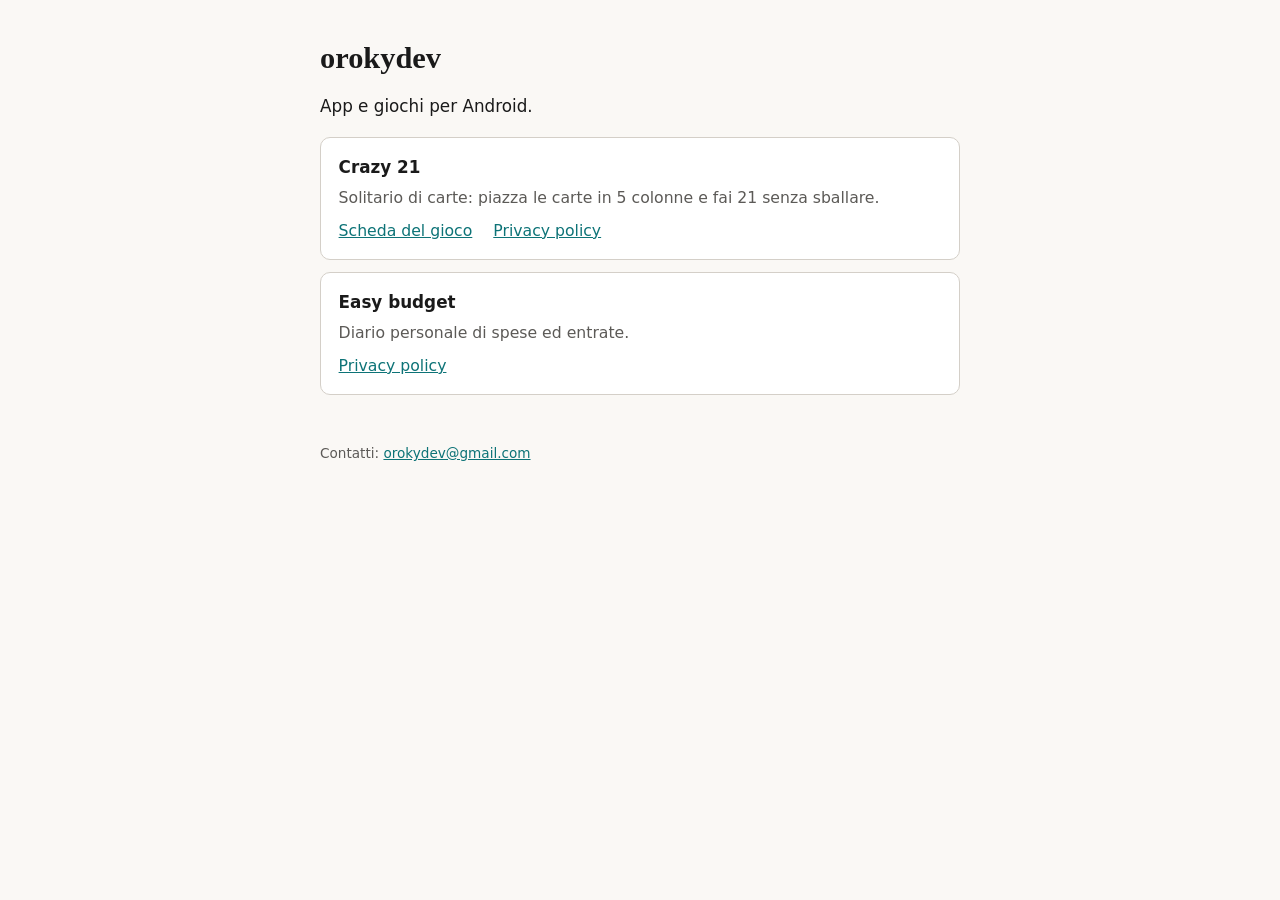
<file: index.html>
<!DOCTYPE html>
<html lang="it">
<head>
  <meta charset="utf-8" />
  <meta name="viewport" content="width=device-width, initial-scale=1" />
  <title>orokydev</title>
  <meta name="description" content="App e giochi per Android di orokydev." />
  <link rel="stylesheet" href="style.css" />
</head>
<body>
  <main>
    <h1>orokydev</h1>
    <p class="lead">App e giochi per Android.</p>

    <ul class="apps">
      <li>
        <strong>Crazy 21</strong>
        <p>Solitario di carte: piazza le carte in 5 colonne e fai 21 senza sballare.</p>
        <span class="links">
          <a href="crazy21/">Scheda del gioco</a>
          <a href="crazy21/privacy.html">Privacy policy</a>
        </span>
      </li>
      <li>
        <strong>Easy budget</strong>
        <p>Diario personale di spese ed entrate.</p>
        <span class="links">
          <a href="https://orokyale.github.io/easy-budget-privacy/">Privacy policy</a>
        </span>
      </li>
    </ul>

    <footer>Contatti: <a href="mailto:orokydev@gmail.com">orokydev@gmail.com</a></footer>
  </main>
</body>
</html>
</file>
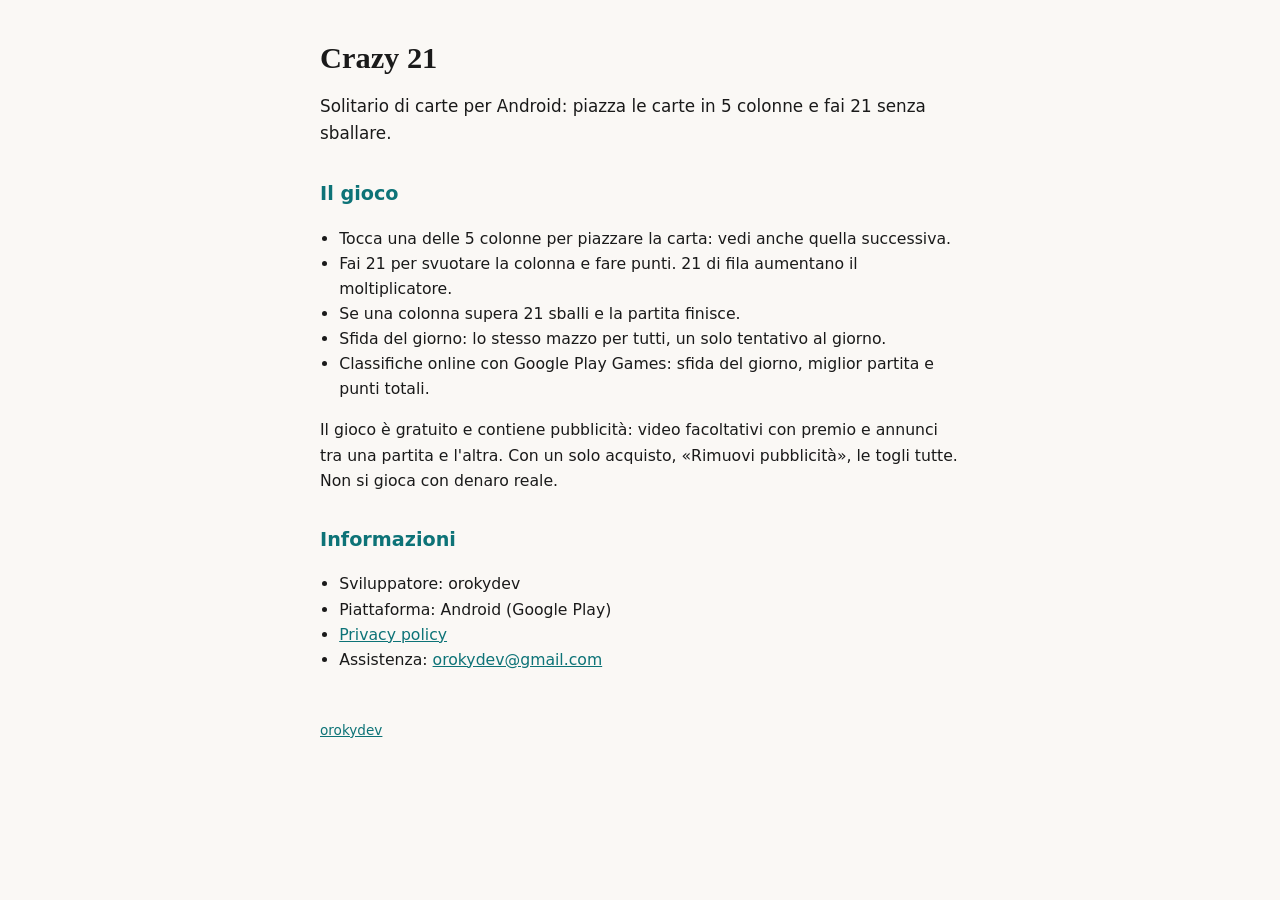
<file: crazy21/index.html>
<!DOCTYPE html>
<html lang="it">
<head>
  <meta charset="utf-8" />
  <meta name="viewport" content="width=device-width, initial-scale=1" />
  <title>Crazy 21</title>
  <meta name="description" content="Crazy 21: solitario di carte per Android. Piazza le carte in 5 colonne e fai 21 senza sballare." />
  <link rel="stylesheet" href="../style.css" />
</head>
<body>
  <main>
    <h1>Crazy 21</h1>
    <p class="lead">Solitario di carte per Android: piazza le carte in 5 colonne e fai 21 senza sballare.</p>

    <h2>Il gioco</h2>
    <ul>
      <li>Tocca una delle 5 colonne per piazzare la carta: vedi anche quella successiva.</li>
      <li>Fai 21 per svuotare la colonna e fare punti. 21 di fila aumentano il moltiplicatore.</li>
      <li>Se una colonna supera 21 sballi e la partita finisce.</li>
      <li>Sfida del giorno: lo stesso mazzo per tutti, un solo tentativo al giorno.</li>
      <li>Classifiche online con Google Play Games: sfida del giorno, miglior partita e punti totali.</li>
    </ul>
    <p>Il gioco è gratuito e contiene pubblicità: video facoltativi con premio e annunci tra una partita e l'altra. Con un solo acquisto, «Rimuovi pubblicità», le togli tutte. Non si gioca con denaro reale.</p>

    <h2>Informazioni</h2>
    <ul>
      <li>Sviluppatore: orokydev</li>
      <li>Piattaforma: Android (Google Play)</li>
      <li><a href="privacy.html">Privacy policy</a></li>
      <li>Assistenza: <a href="mailto:orokydev@gmail.com">orokydev@gmail.com</a></li>
    </ul>

    <footer><a href="../">orokydev</a></footer>
  </main>
</body>
</html>
</file>
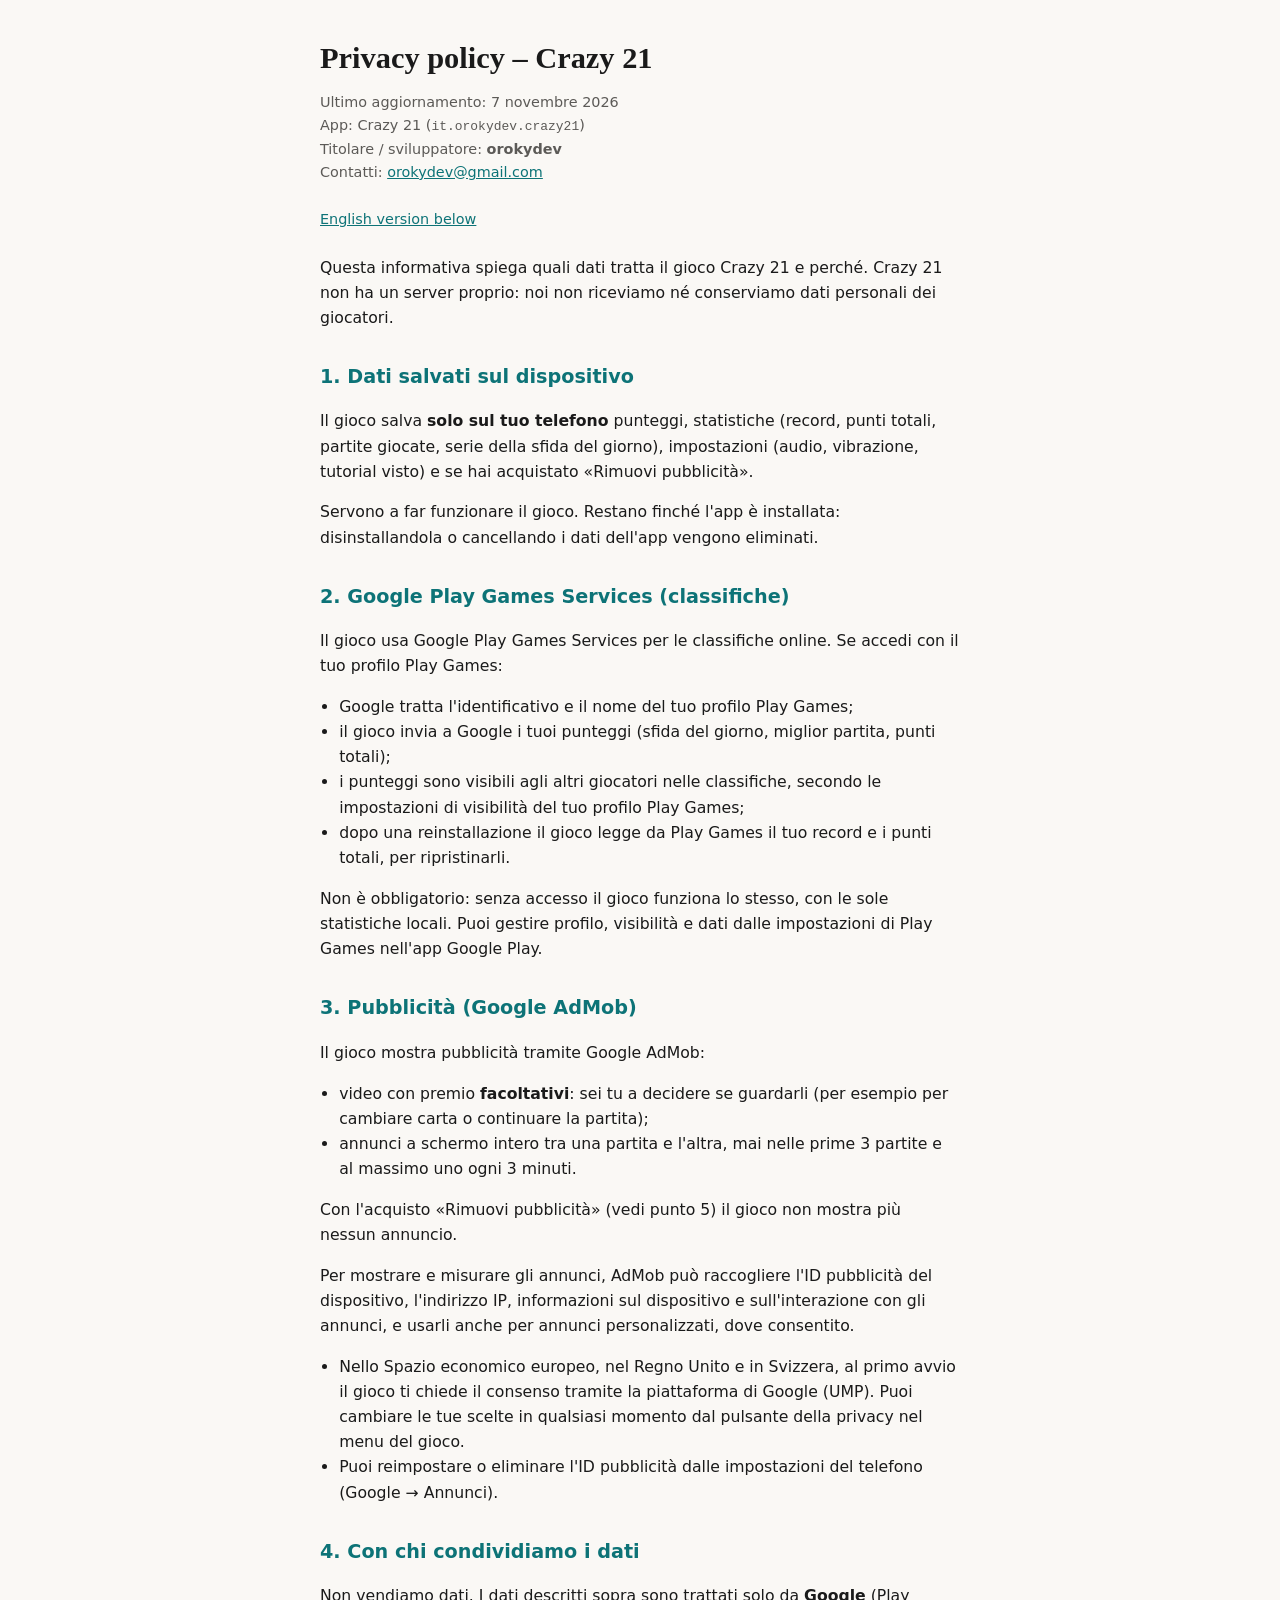
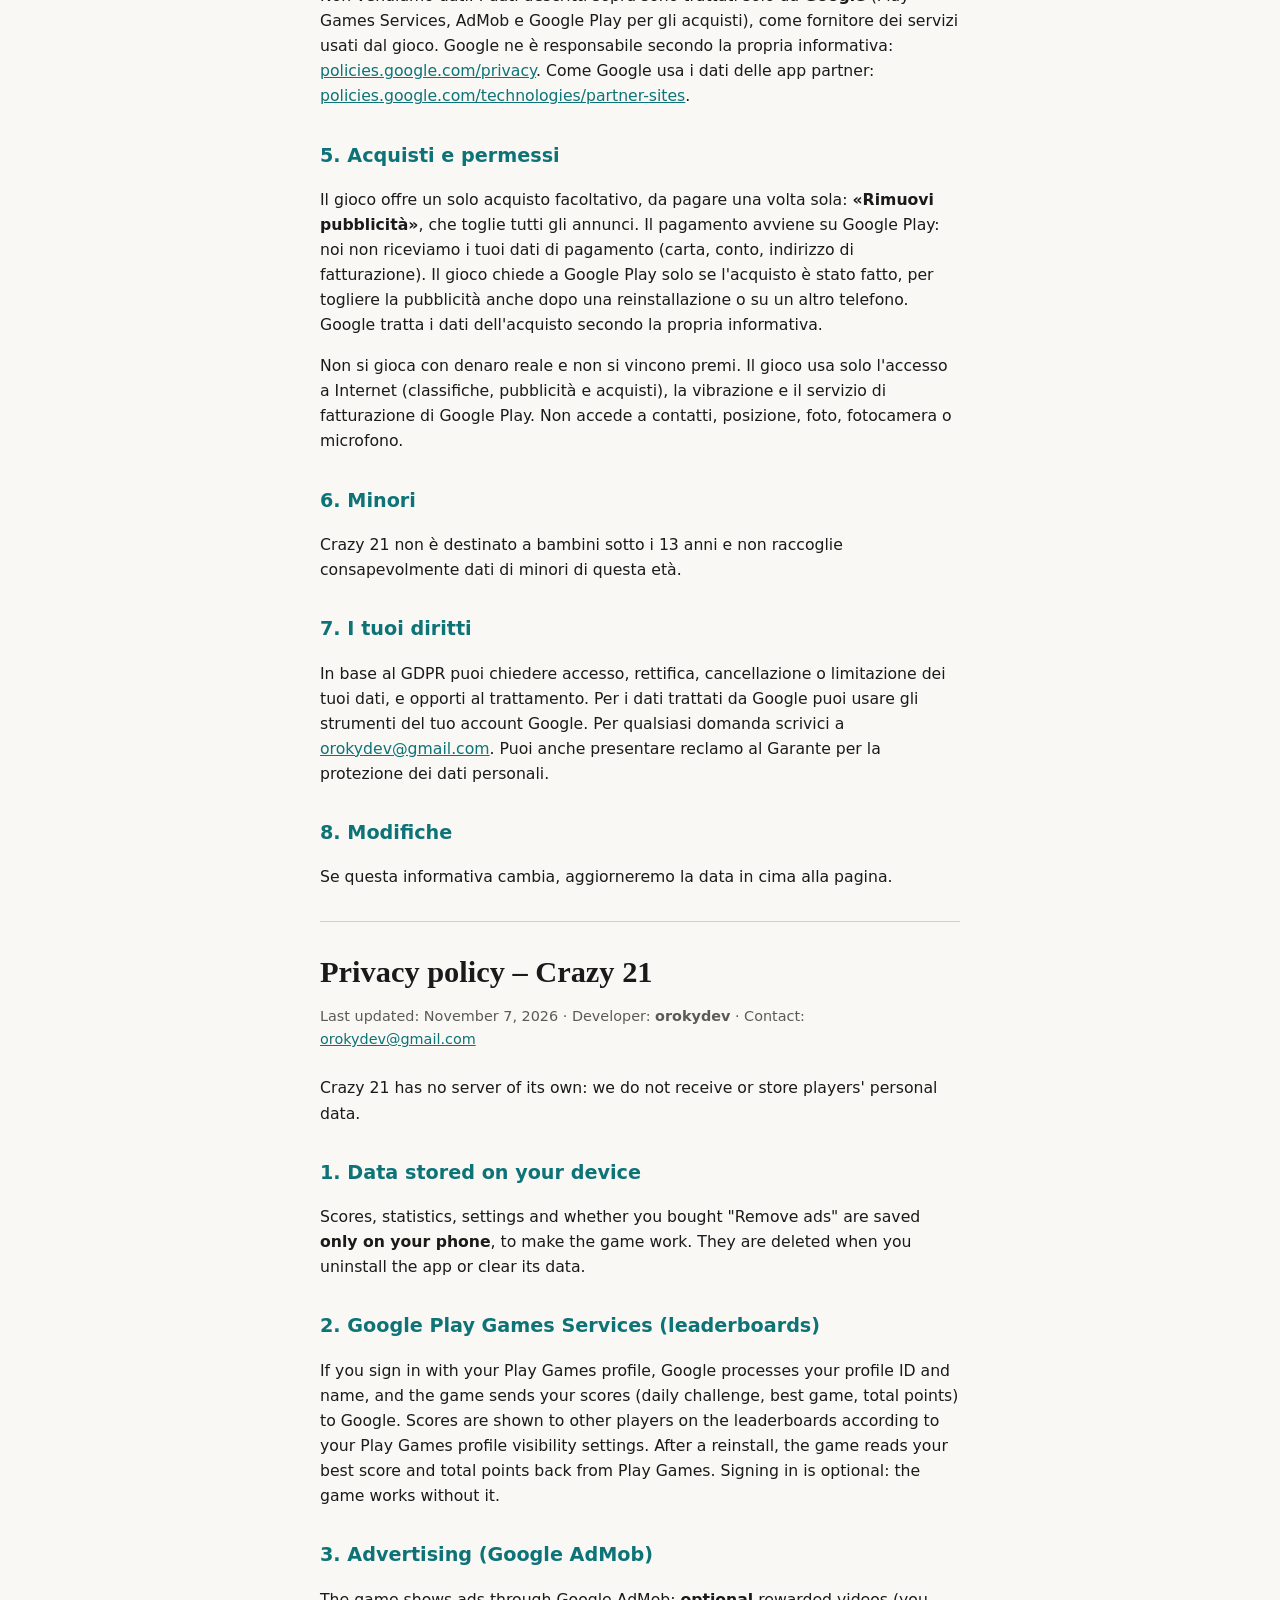
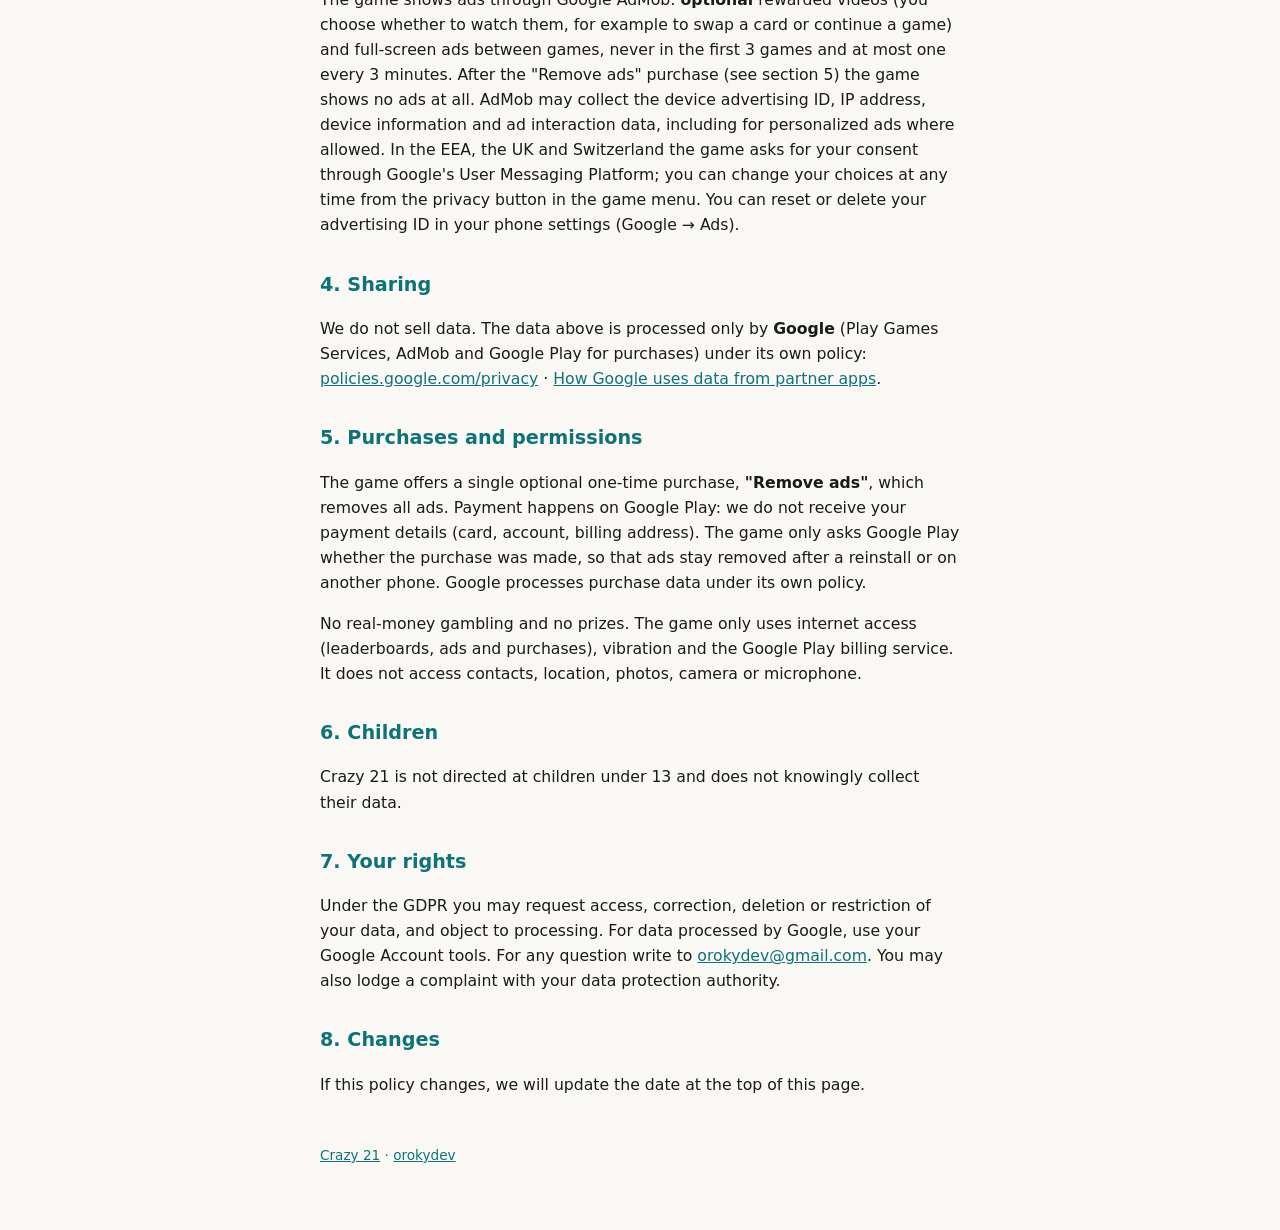
<file: crazy21/privacy.html>
<!DOCTYPE html>
<html lang="it">
<head>
  <meta charset="utf-8" />
  <meta name="viewport" content="width=device-width, initial-scale=1" />
  <title>Privacy policy – Crazy 21</title>
  <meta name="description" content="Informativa sulla privacy del gioco Crazy 21 per Android." />
  <link rel="stylesheet" href="../style.css" />
</head>
<body>
  <main>
    <h1>Privacy policy – Crazy 21</h1>
    <p class="meta">
      Ultimo aggiornamento: 7 novembre 2026<br />
      App: Crazy 21 (<code>it.orokydev.crazy21</code>)<br />
      Titolare / sviluppatore: <strong>orokydev</strong><br />
      Contatti: <a href="mailto:orokydev@gmail.com">orokydev@gmail.com</a>
    </p>
    <p class="lang"><a href="#english">English version below</a></p>

    <p>Questa informativa spiega quali dati tratta il gioco Crazy 21 e perché. Crazy 21 non ha un server proprio: noi non riceviamo né conserviamo dati personali dei giocatori.</p>

    <h2>1. Dati salvati sul dispositivo</h2>
    <p>Il gioco salva <strong>solo sul tuo telefono</strong> punteggi, statistiche (record, punti totali, partite giocate, serie della sfida del giorno), impostazioni (audio, vibrazione, tutorial visto) e se hai acquistato «Rimuovi pubblicità».</p>
    <p>Servono a far funzionare il gioco. Restano finché l'app è installata: disinstallandola o cancellando i dati dell'app vengono eliminati.</p>

    <h2>2. Google Play Games Services (classifiche)</h2>
    <p>Il gioco usa Google Play Games Services per le classifiche online. Se accedi con il tuo profilo Play Games:</p>
    <ul>
      <li>Google tratta l'identificativo e il nome del tuo profilo Play Games;</li>
      <li>il gioco invia a Google i tuoi punteggi (sfida del giorno, miglior partita, punti totali);</li>
      <li>i punteggi sono visibili agli altri giocatori nelle classifiche, secondo le impostazioni di visibilità del tuo profilo Play Games;</li>
      <li>dopo una reinstallazione il gioco legge da Play Games il tuo record e i punti totali, per ripristinarli.</li>
    </ul>
    <p>Non è obbligatorio: senza accesso il gioco funziona lo stesso, con le sole statistiche locali. Puoi gestire profilo, visibilità e dati dalle impostazioni di Play Games nell'app Google Play.</p>

    <h2>3. Pubblicità (Google AdMob)</h2>
    <p>Il gioco mostra pubblicità tramite Google AdMob:</p>
    <ul>
      <li>video con premio <strong>facoltativi</strong>: sei tu a decidere se guardarli (per esempio per cambiare carta o continuare la partita);</li>
      <li>annunci a schermo intero tra una partita e l'altra, mai nelle prime 3 partite e al massimo uno ogni 3 minuti.</li>
    </ul>
    <p>Con l'acquisto «Rimuovi pubblicità» (vedi punto 5) il gioco non mostra più nessun annuncio.</p>
    <p>Per mostrare e misurare gli annunci, AdMob può raccogliere l'ID pubblicità del dispositivo, l'indirizzo IP, informazioni sul dispositivo e sull'interazione con gli annunci, e usarli anche per annunci personalizzati, dove consentito.</p>
    <ul>
      <li>Nello Spazio economico europeo, nel Regno Unito e in Svizzera, al primo avvio il gioco ti chiede il consenso tramite la piattaforma di Google (UMP). Puoi cambiare le tue scelte in qualsiasi momento dal pulsante della privacy nel menu del gioco.</li>
      <li>Puoi reimpostare o eliminare l'ID pubblicità dalle impostazioni del telefono (Google → Annunci).</li>
    </ul>

    <h2>4. Con chi condividiamo i dati</h2>
    <p>Non vendiamo dati. I dati descritti sopra sono trattati solo da <strong>Google</strong> (Play Games Services, AdMob e Google Play per gli acquisti), come fornitore dei servizi usati dal gioco. Google ne è responsabile secondo la propria informativa: <a href="https://policies.google.com/privacy">policies.google.com/privacy</a>. Come Google usa i dati delle app partner: <a href="https://policies.google.com/technologies/partner-sites">policies.google.com/technologies/partner-sites</a>.</p>

    <h2>5. Acquisti e permessi</h2>
    <p>Il gioco offre un solo acquisto facoltativo, da pagare una volta sola: <strong>«Rimuovi pubblicità»</strong>, che toglie tutti gli annunci. Il pagamento avviene su Google Play: noi non riceviamo i tuoi dati di pagamento (carta, conto, indirizzo di fatturazione). Il gioco chiede a Google Play solo se l'acquisto è stato fatto, per togliere la pubblicità anche dopo una reinstallazione o su un altro telefono. Google tratta i dati dell'acquisto secondo la propria informativa.</p>
    <p>Non si gioca con denaro reale e non si vincono premi. Il gioco usa solo l'accesso a Internet (classifiche, pubblicità e acquisti), la vibrazione e il servizio di fatturazione di Google Play. Non accede a contatti, posizione, foto, fotocamera o microfono.</p>

    <h2>6. Minori</h2>
    <p>Crazy 21 non è destinato a bambini sotto i 13 anni e non raccoglie consapevolmente dati di minori di questa età.</p>

    <h2>7. I tuoi diritti</h2>
    <p>In base al GDPR puoi chiedere accesso, rettifica, cancellazione o limitazione dei tuoi dati, e opporti al trattamento. Per i dati trattati da Google puoi usare gli strumenti del tuo account Google. Per qualsiasi domanda scrivici a <a href="mailto:orokydev@gmail.com">orokydev@gmail.com</a>. Puoi anche presentare reclamo al Garante per la protezione dei dati personali.</p>

    <h2>8. Modifiche</h2>
    <p>Se questa informativa cambia, aggiorneremo la data in cima alla pagina.</p>

    <hr id="english" />

    <h1>Privacy policy – Crazy 21</h1>
    <p class="meta">Last updated: November 7, 2026 · Developer: <strong>orokydev</strong> · Contact: <a href="mailto:orokydev@gmail.com">orokydev@gmail.com</a></p>

    <p>Crazy 21 has no server of its own: we do not receive or store players' personal data.</p>

    <h2>1. Data stored on your device</h2>
    <p>Scores, statistics, settings and whether you bought "Remove ads" are saved <strong>only on your phone</strong>, to make the game work. They are deleted when you uninstall the app or clear its data.</p>

    <h2>2. Google Play Games Services (leaderboards)</h2>
    <p>If you sign in with your Play Games profile, Google processes your profile ID and name, and the game sends your scores (daily challenge, best game, total points) to Google. Scores are shown to other players on the leaderboards according to your Play Games profile visibility settings. After a reinstall, the game reads your best score and total points back from Play Games. Signing in is optional: the game works without it.</p>

    <h2>3. Advertising (Google AdMob)</h2>
    <p>The game shows ads through Google AdMob: <strong>optional</strong> rewarded videos (you choose whether to watch them, for example to swap a card or continue a game) and full-screen ads between games, never in the first 3 games and at most one every 3 minutes. After the "Remove ads" purchase (see section 5) the game shows no ads at all. AdMob may collect the device advertising ID, IP address, device information and ad interaction data, including for personalized ads where allowed. In the EEA, the UK and Switzerland the game asks for your consent through Google's User Messaging Platform; you can change your choices at any time from the privacy button in the game menu. You can reset or delete your advertising ID in your phone settings (Google → Ads).</p>

    <h2>4. Sharing</h2>
    <p>We do not sell data. The data above is processed only by <strong>Google</strong> (Play Games Services, AdMob and Google Play for purchases) under its own policy: <a href="https://policies.google.com/privacy">policies.google.com/privacy</a> · <a href="https://policies.google.com/technologies/partner-sites">How Google uses data from partner apps</a>.</p>

    <h2>5. Purchases and permissions</h2>
    <p>The game offers a single optional one-time purchase, <strong>"Remove ads"</strong>, which removes all ads. Payment happens on Google Play: we do not receive your payment details (card, account, billing address). The game only asks Google Play whether the purchase was made, so that ads stay removed after a reinstall or on another phone. Google processes purchase data under its own policy.</p>
    <p>No real-money gambling and no prizes. The game only uses internet access (leaderboards, ads and purchases), vibration and the Google Play billing service. It does not access contacts, location, photos, camera or microphone.</p>

    <h2>6. Children</h2>
    <p>Crazy 21 is not directed at children under 13 and does not knowingly collect their data.</p>

    <h2>7. Your rights</h2>
    <p>Under the GDPR you may request access, correction, deletion or restriction of your data, and object to processing. For data processed by Google, use your Google Account tools. For any question write to <a href="mailto:orokydev@gmail.com">orokydev@gmail.com</a>. You may also lodge a complaint with your data protection authority.</p>

    <h2>8. Changes</h2>
    <p>If this policy changes, we will update the date at the top of this page.</p>

    <footer><a href="./">Crazy 21</a> · <a href="../">orokydev</a></footer>
  </main>
</body>
</html>
</file>
<file: style.css>
:root {
  --ink: #1a1a1a;
  --muted: #5c5a57;
  --paper: #faf8f5;
  --card: #ffffff;
  --line: #d4cfc8;
  --accent: #0d7377;
}
@media (prefers-color-scheme: dark) {
  :root {
    --ink: #ece9e4;
    --muted: #a8a39c;
    --paper: #161514;
    --card: #201f1d;
    --line: #3a3835;
    --accent: #5cc8c2;
  }
}
* { box-sizing: border-box; }
body {
  margin: 0;
  background: var(--paper);
  color: var(--ink);
  font-family: system-ui, -apple-system, "Segoe UI", sans-serif;
  line-height: 1.6;
}
main {
  max-width: 42rem;
  margin: 0 auto;
  padding: 2.5rem 1rem 4rem;
}
h1 { font-family: Georgia, "Times New Roman", serif; font-size: 1.9rem; margin: 0 0 .5rem; line-height: 1.2; }
h2 { font-size: 1.2rem; margin: 2rem 0 .6rem; color: var(--accent); }
h3 { font-size: 1.02rem; margin: 1.25rem 0 .4rem; }
p, li { font-size: .98rem; }
ul { padding-left: 1.2rem; }
a { color: var(--accent); }
code { font-size: .9em; }
hr { border: none; border-top: 1px solid var(--line); margin: 2rem 0; }
.meta { color: var(--muted); font-size: .9rem; margin-bottom: 1.5rem; }
.lead { font-size: 1.05rem; }
.apps { list-style: none; padding: 0; display: grid; gap: .75rem; }
.apps li {
  background: var(--card);
  border: 1px solid var(--line);
  border-radius: 10px;
  padding: 1rem 1.1rem;
}
.apps strong { font-size: 1.05rem; }
.apps p { margin: .25rem 0 .5rem; color: var(--muted); }
.links a { margin-right: 1rem; white-space: nowrap; }
.lang { margin: 0 0 1.5rem; font-size: .9rem; }
footer { margin-top: 3rem; color: var(--muted); font-size: .85rem; }
</file>
